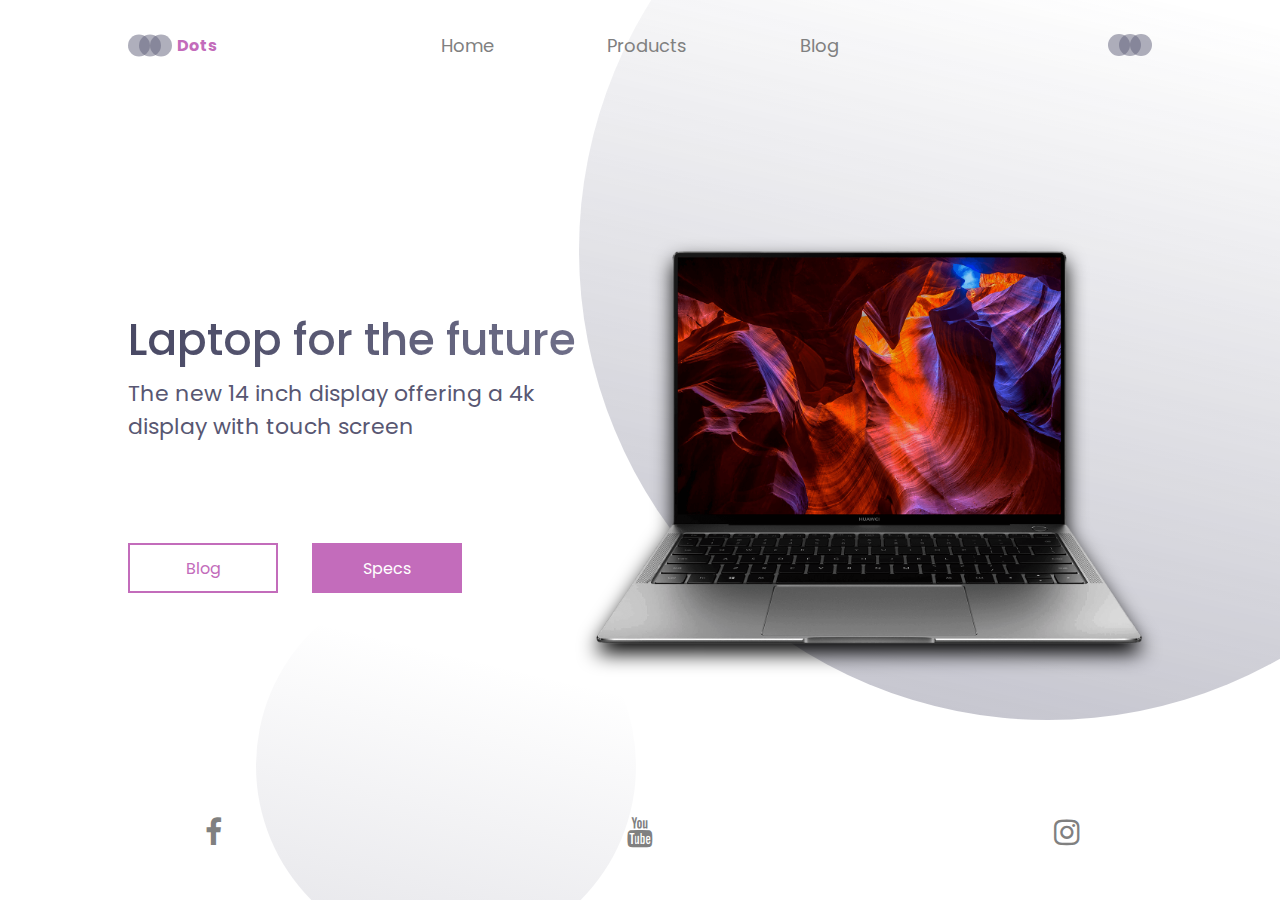
<file: index.html>
<!DOCTYPE html>
<html lang="en">
<head>
    <meta charset="UTF-8">
    <meta name="viewport" content="width=device-width, initial-scale=1.0">
    <meta http-equiv="X-UA-Compatible" content="ie=edge">
    <link rel="stylesheet" href="main.css">
    <link
			href="https://fonts.googleapis.com/css?family=Poppins:400,500&display=swap"
			rel="stylesheet"
        />
    <link rel="stylesheet" href="https://cdnjs.cloudflare.com/ajax/libs/font-awesome/4.7.0/css/font-awesome.min.css">
    <title>Project1</title>
</head>
<body>

<header>
    <div class="logo-container">
        <img src="img/logo.svg" alt="logo">
        <h4 class="logo" >Dots</h4>
    </div>
    <nav>
        <ul class="nav-links">
            <li > <a class="nav-link"href="index.html">Home</a> </li>
            <li > <a class="nav-link"href="products.html">Products</a> </li>
            <li > <a class="nav-link"href="blog.html">Blog</a> </li>
        </ul>
    </nav>
    <div class="logo-right">
        <img src="img/logo.svg" alt="">
    </div>
</header> 


<main>
<section class="presentation">
    <div class="introduction">
        <div class="intro-text">
            <h1>Laptop for the future</h1>
            <p>The new 14 inch display offering a 4k display with touch screen</p>
        </div>
        <div class="cta">
            <button class="cta-select"> <a href="blog.html">Blog</a></button>
            <button class="cta-add"> <a href="products.html">Specs</a></button>
        </div>
    </div>
    <div class="cover">
        <img src="/img/matebook.png" alt="matebook">
    </div>
</section>

<img class="big-circle" src="./img/big-eclipse.svg" alt="">
<img class="small-circle" src="./img/small-eclipse.svg" alt="">

</main>

<footer>
        <ul class="footer-links">
            <li > <a href="https://www.facebook.com/" class="fa fa-facebook"></a> </li>
            <li > <a href="https://www.youtube.com/" class="fa fa-youtube"></a> </li>
            <li > <a href="https://www.instagram.com/?hl=hr" class="fa fa-instagram"></a> </li>
        </ul>  
</footer>
   
</body>
</html>
</file>
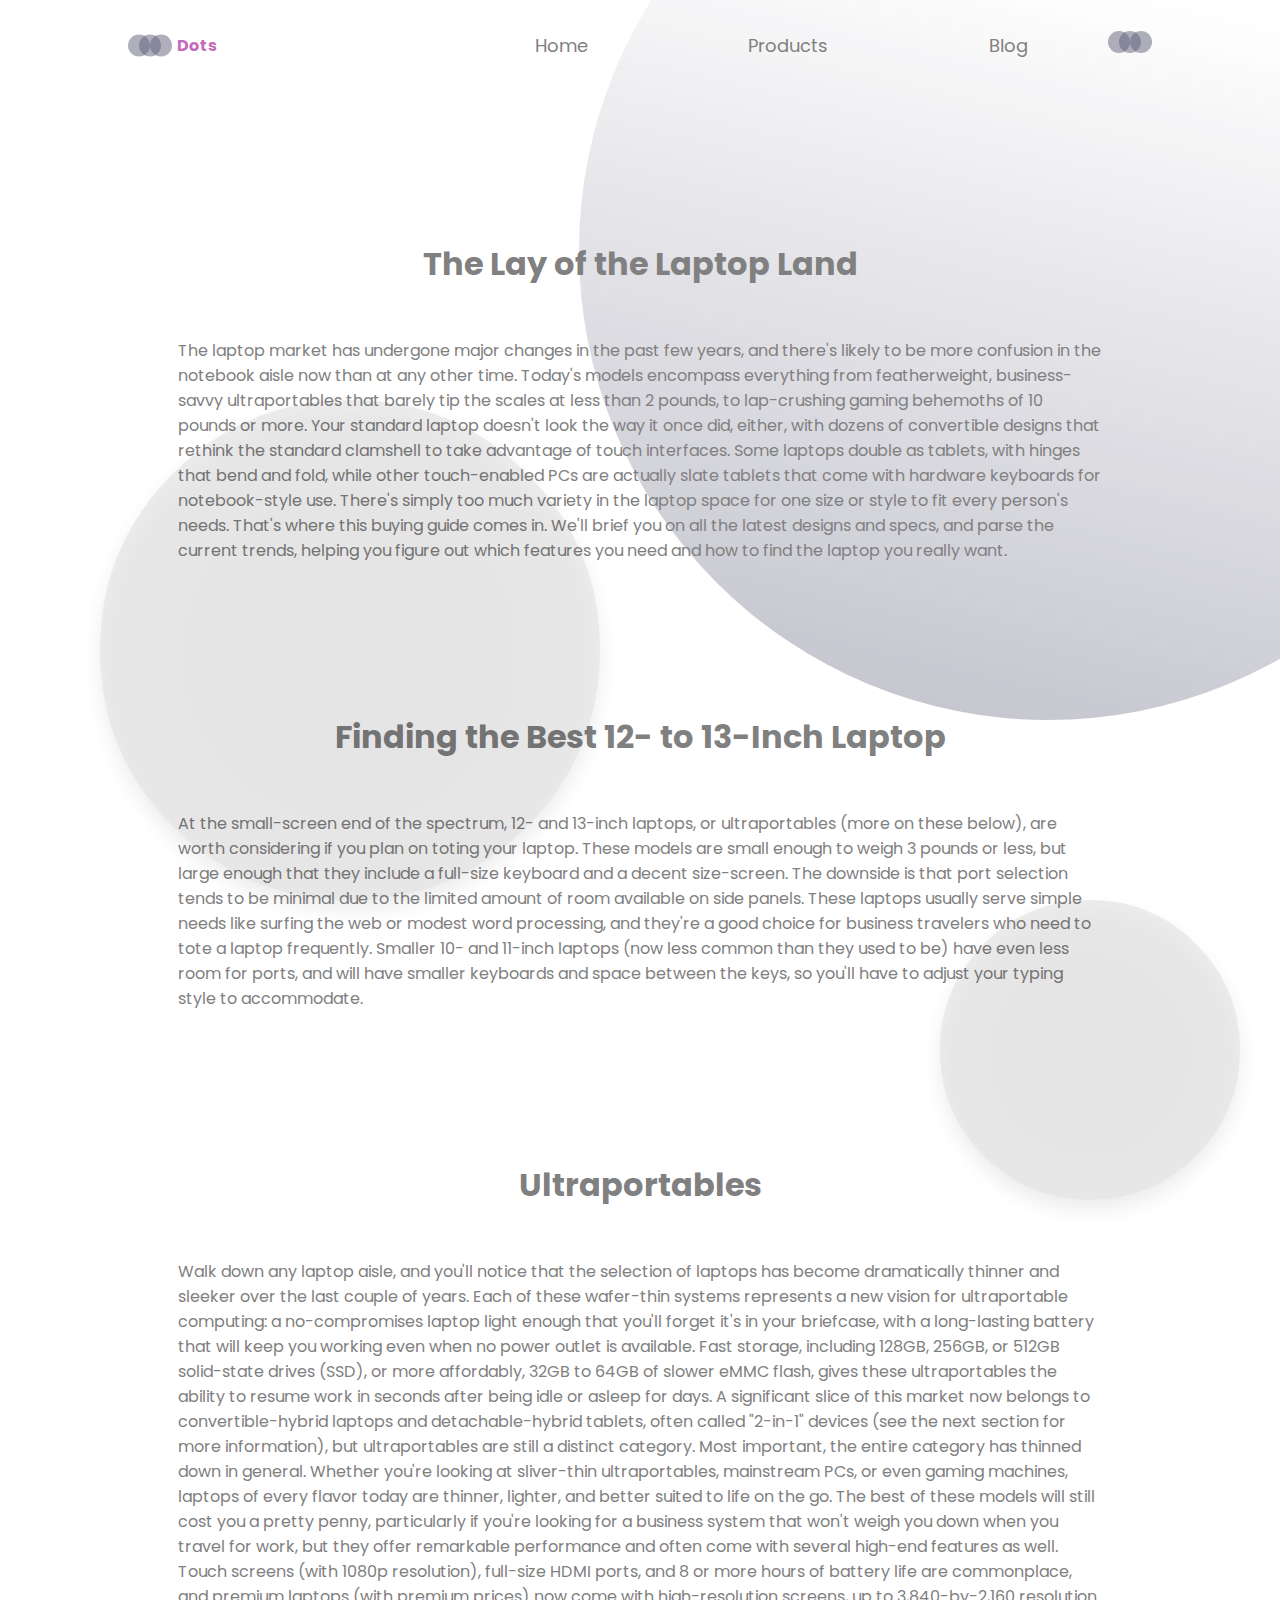
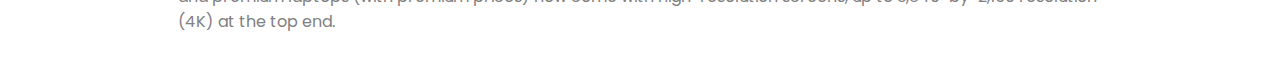
<file: about.html>
<!DOCTYPE html>
<html lang="en">
<head>
    <meta charset="UTF-8">
    <meta name="viewport" content="width=device-width, initial-scale=1.0">
    <meta http-equiv="X-UA-Compatible" content="ie=edge">
    <link rel="stylesheet" href="main.css">
    <link
			href="https://fonts.googleapis.com/css?family=Poppins:400,500&display=swap"
			rel="stylesheet"
		/>
    <title>Project1</title>
</head>
<body>

<header>
    <div class="logo-container">
        <img src="img/logo.svg" alt="logo">
        <h4 class="logo" >Dots</h4>
    </div>
    <nav>
        <ul class="nav-links">
            <li > <a class="nav-link"href="index.html">Home</a> </li>
            <li > <a class="nav-link"href="products.html">Products</a> </li>
            <li > <a class="nav-link"href="about.html">Blog</a> </li>
        </ul>
    </nav>
    <div class="cart">
        <img src="img/logo.svg" alt="">
    </div>
</header> 


<main>
<div class="blog">
    <div class="blog-one">
        <h1>The Lay of the Laptop Land</h1>
        <p>The laptop market has undergone major changes in the past few years, and there's likely to be more confusion in the notebook aisle now than at any other time. Today's models encompass everything from featherweight, business-savvy ultraportables that barely tip the scales at less than 2 pounds, to lap-crushing gaming behemoths of 10 pounds or more.

                Your standard laptop doesn't look the way it once did, either, with dozens of convertible designs that rethink the standard clamshell to take advantage of touch interfaces. Some laptops double as tablets, with hinges that bend and fold, while other touch-enabled PCs are actually slate tablets that come with hardware keyboards for notebook-style use. There's simply too much variety in the laptop space for one size or style to fit every person's needs.
                
                That's where this buying guide comes in. We'll brief you on all the latest designs and specs, and parse the current trends, helping you figure out which features you need and how to find the laptop you really want.</p>
    </div>
    <div class="blog-one">
        <h1>Finding the Best 12- to 13-Inch Laptop</h1>
        <p>At the small-screen end of the spectrum, 12- and 13-inch laptops, or ultraportables (more on these below), are worth considering if you plan on toting your laptop. These models are small enough to weigh 3 pounds or less, but large enough that they include a full-size keyboard and a decent size-screen. The downside is that port selection tends to be minimal due to the limited amount of room available on side panels. These laptops usually serve simple needs like surfing the web or modest word processing, and they're a good choice for business travelers who need to tote a laptop frequently. Smaller 10- and 11-inch laptops (now less common than they used to be) have even less room for ports, and will have smaller keyboards and space between the keys, so you'll have to adjust your typing style to accommodate.</p>
    </div>
    <div class="blog-one">
            <h1>Ultraportables</h1>
            <p>Walk down any laptop aisle, and you'll notice that the selection of laptops has become dramatically thinner and sleeker over the last couple of years. Each of these wafer-thin systems represents a new vision for ultraportable computing: a no-compromises laptop light enough that you'll forget it's in your briefcase, with a long-lasting battery that will keep you working even when no power outlet is available. Fast storage, including 128GB, 256GB, or 512GB solid-state drives (SSD), or more affordably, 32GB to 64GB of slower eMMC flash, gives these ultraportables the ability to resume work in seconds after being idle or asleep for days. A significant slice of this market now belongs to convertible-hybrid laptops and detachable-hybrid tablets, often called "2-in-1" devices (see the next section for more information), but ultraportables are still a distinct category.

                    Most important, the entire category has thinned down in general. Whether you're looking at sliver-thin ultraportables, mainstream PCs, or even gaming machines, laptops of every flavor today are thinner, lighter, and better suited to life on the go. The best of these models will still cost you a pretty penny, particularly if you're looking for a business system that won't weigh you down when you travel for work, but they offer remarkable performance and often come with several high-end features as well. Touch screens (with 1080p resolution), full-size HDMI ports, and 8 or more hours of battery life are commonplace, and premium laptops (with premium prices) now come with high-resolution screens, up to 3,840-by-2,160 resolution (4K) at the top end.</p>
        </div>
    
  
</div>


       
</main>


 <img class="big-circle" src="./img/big-eclipse.svg" alt="">
 <img class="black-circle" src="/img/black-circle.svg" alt="">
 <img class="black-circle-one" src="/img/black-circle.svg" alt="">

   
</body>
</html>
</file>
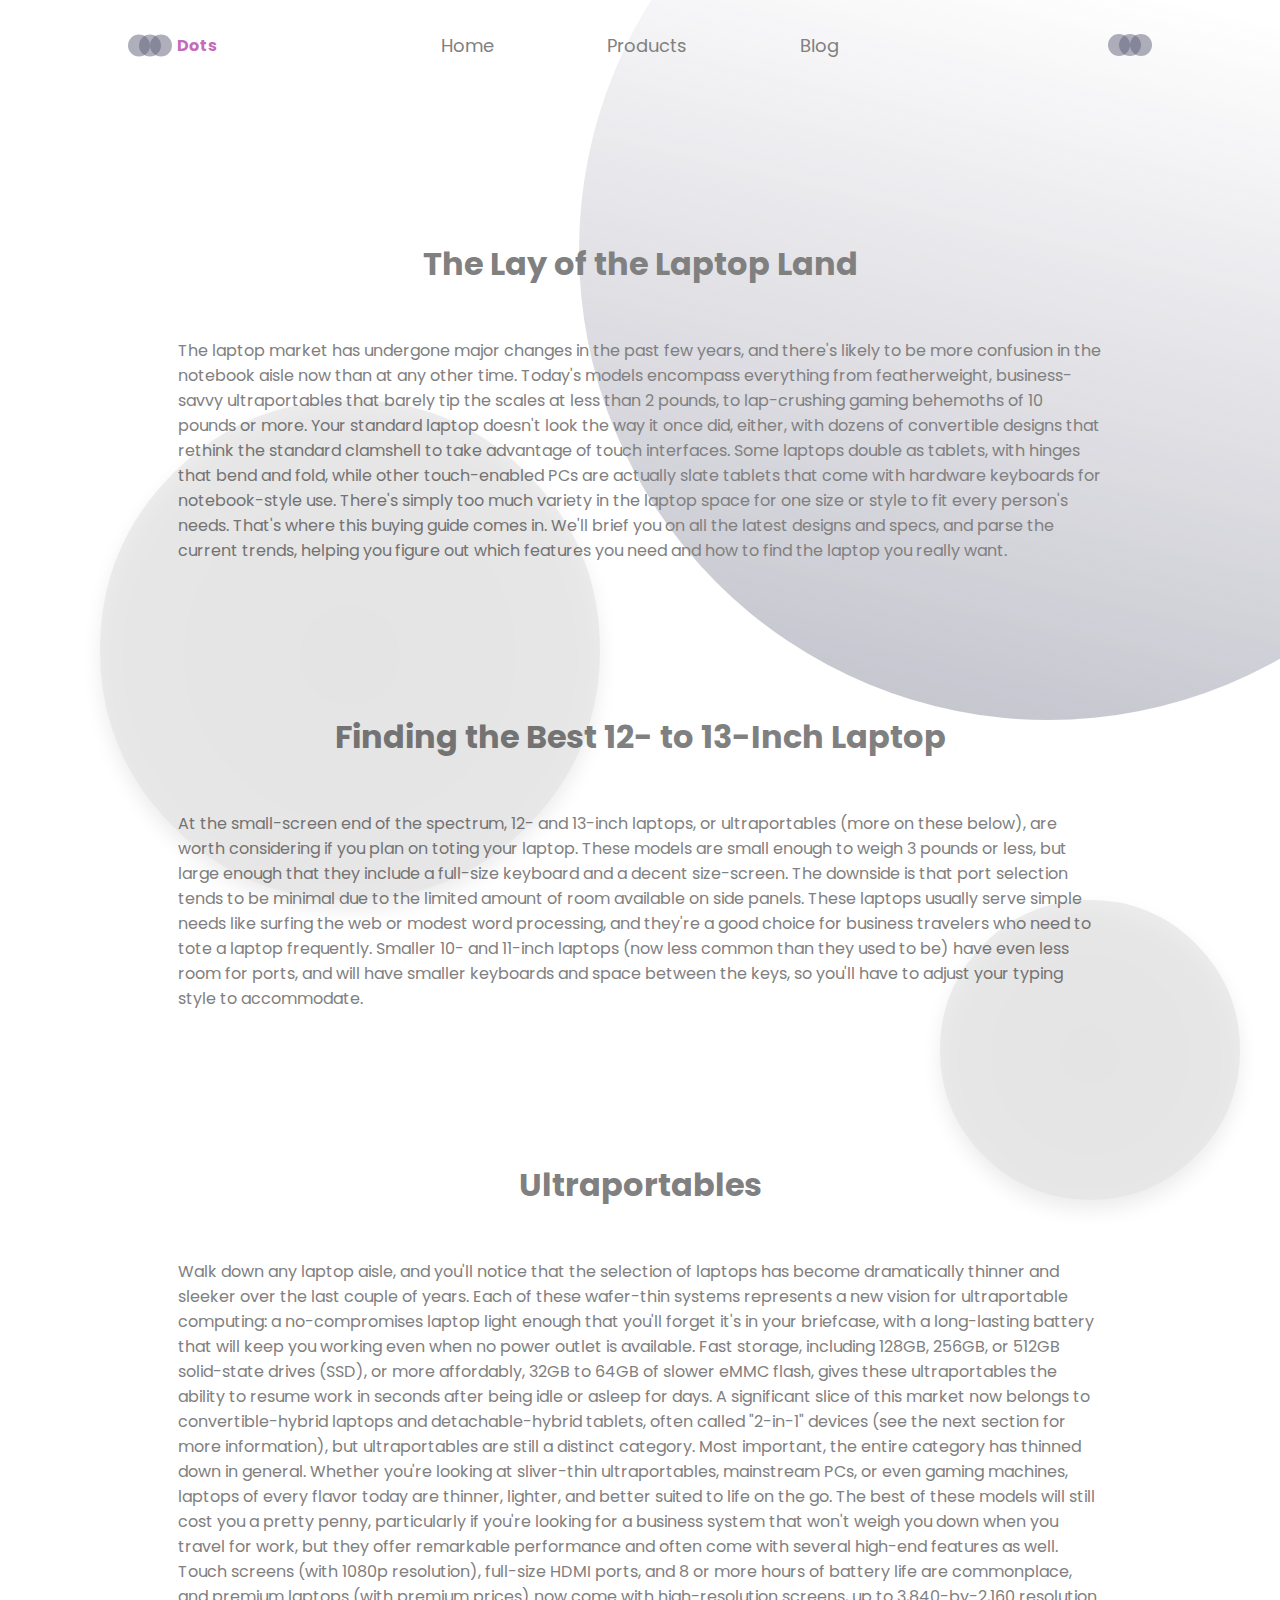
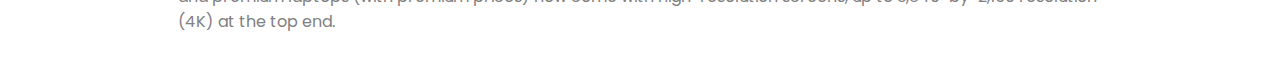
<file: blog.html>
<!DOCTYPE html>
<html lang="en">
<head>
    <meta charset="UTF-8">
    <meta name="viewport" content="width=device-width, initial-scale=1.0">
    <meta http-equiv="X-UA-Compatible" content="ie=edge">
    <link rel="stylesheet" href="main.css">
    <link
			href="https://fonts.googleapis.com/css?family=Poppins:400,500&display=swap"
			rel="stylesheet"
		/>
    <title>Project1</title>
</head>
<body>

<header>
    <div class="logo-container">
        <img src="img/logo.svg" alt="logo">
        <h4 class="logo" >Dots</h4>
    </div>
    <nav>
        <ul class="nav-links">
            <li > <a class="nav-link"href="index.html">Home</a> </li>
            <li > <a class="nav-link"href="products.html">Products</a> </li>
            <li > <a class="nav-link"href="blog.html">Blog</a> </li>
        </ul>
    </nav>
    <div class="logo-right">
        <img src="img/logo.svg" alt="">
    </div>
</header> 


<main>
<div class="blog">
    <div class="blog-one">
        <h1>The Lay of the Laptop Land</h1>
        <p>The laptop market has undergone major changes in the past few years, and there's likely to be more confusion in the notebook aisle now than at any other time. Today's models encompass everything from featherweight, business-savvy ultraportables that barely tip the scales at less than 2 pounds, to lap-crushing gaming behemoths of 10 pounds or more.

                Your standard laptop doesn't look the way it once did, either, with dozens of convertible designs that rethink the standard clamshell to take advantage of touch interfaces. Some laptops double as tablets, with hinges that bend and fold, while other touch-enabled PCs are actually slate tablets that come with hardware keyboards for notebook-style use. There's simply too much variety in the laptop space for one size or style to fit every person's needs.
                
                That's where this buying guide comes in. We'll brief you on all the latest designs and specs, and parse the current trends, helping you figure out which features you need and how to find the laptop you really want.</p>
    </div>
    <div class="blog-one">
        <h1>Finding the Best 12- to 13-Inch Laptop</h1>
        <p>At the small-screen end of the spectrum, 12- and 13-inch laptops, or ultraportables (more on these below), are worth considering if you plan on toting your laptop. These models are small enough to weigh 3 pounds or less, but large enough that they include a full-size keyboard and a decent size-screen. The downside is that port selection tends to be minimal due to the limited amount of room available on side panels. These laptops usually serve simple needs like surfing the web or modest word processing, and they're a good choice for business travelers who need to tote a laptop frequently. Smaller 10- and 11-inch laptops (now less common than they used to be) have even less room for ports, and will have smaller keyboards and space between the keys, so you'll have to adjust your typing style to accommodate.</p>
    </div>
    <div class="blog-one">
            <h1>Ultraportables</h1>
            <p>Walk down any laptop aisle, and you'll notice that the selection of laptops has become dramatically thinner and sleeker over the last couple of years. Each of these wafer-thin systems represents a new vision for ultraportable computing: a no-compromises laptop light enough that you'll forget it's in your briefcase, with a long-lasting battery that will keep you working even when no power outlet is available. Fast storage, including 128GB, 256GB, or 512GB solid-state drives (SSD), or more affordably, 32GB to 64GB of slower eMMC flash, gives these ultraportables the ability to resume work in seconds after being idle or asleep for days. A significant slice of this market now belongs to convertible-hybrid laptops and detachable-hybrid tablets, often called "2-in-1" devices (see the next section for more information), but ultraportables are still a distinct category.

                    Most important, the entire category has thinned down in general. Whether you're looking at sliver-thin ultraportables, mainstream PCs, or even gaming machines, laptops of every flavor today are thinner, lighter, and better suited to life on the go. The best of these models will still cost you a pretty penny, particularly if you're looking for a business system that won't weigh you down when you travel for work, but they offer remarkable performance and often come with several high-end features as well. Touch screens (with 1080p resolution), full-size HDMI ports, and 8 or more hours of battery life are commonplace, and premium laptops (with premium prices) now come with high-resolution screens, up to 3,840-by-2,160 resolution (4K) at the top end.</p>
        </div>
</div>    
<footer>
    <ul class="footer-links">
        <li > <a href="https://www.facebook.com/" class="fa fa-facebook"></a> </li>
        <li > <a href="https://www.youtube.com/" class="fa fa-youtube"></a> </li>
        <li > <a href="https://www.instagram.com/?hl=hr" class="fa fa-instagram"></a> </li>
    </ul>  
</footer>  
</main>


 <img class="big-circle" src="./img/big-eclipse.svg" alt="">
 <img class="black-circle" src="/img/black-circle.svg" alt="">
 <img class="black-circle-one" src="/img/black-circle.svg" alt="">

   
</body>
</html>
</file>
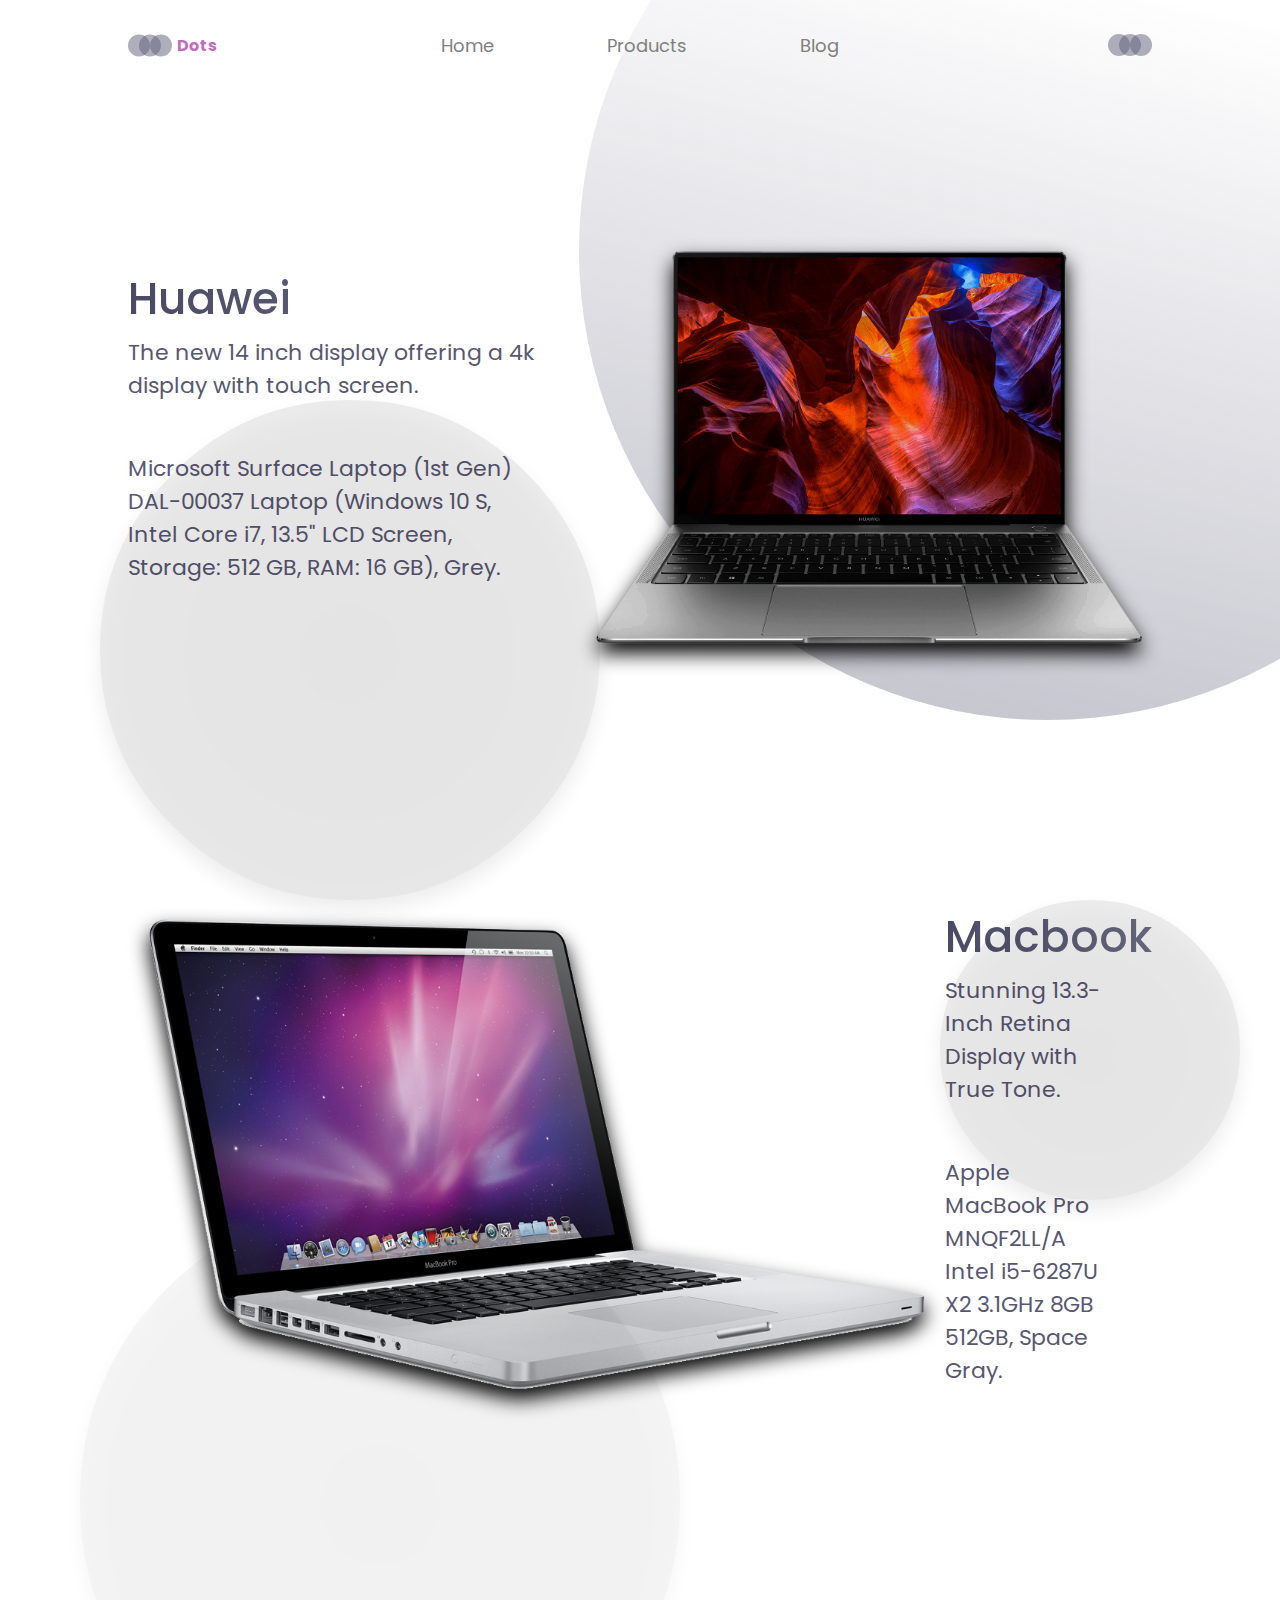
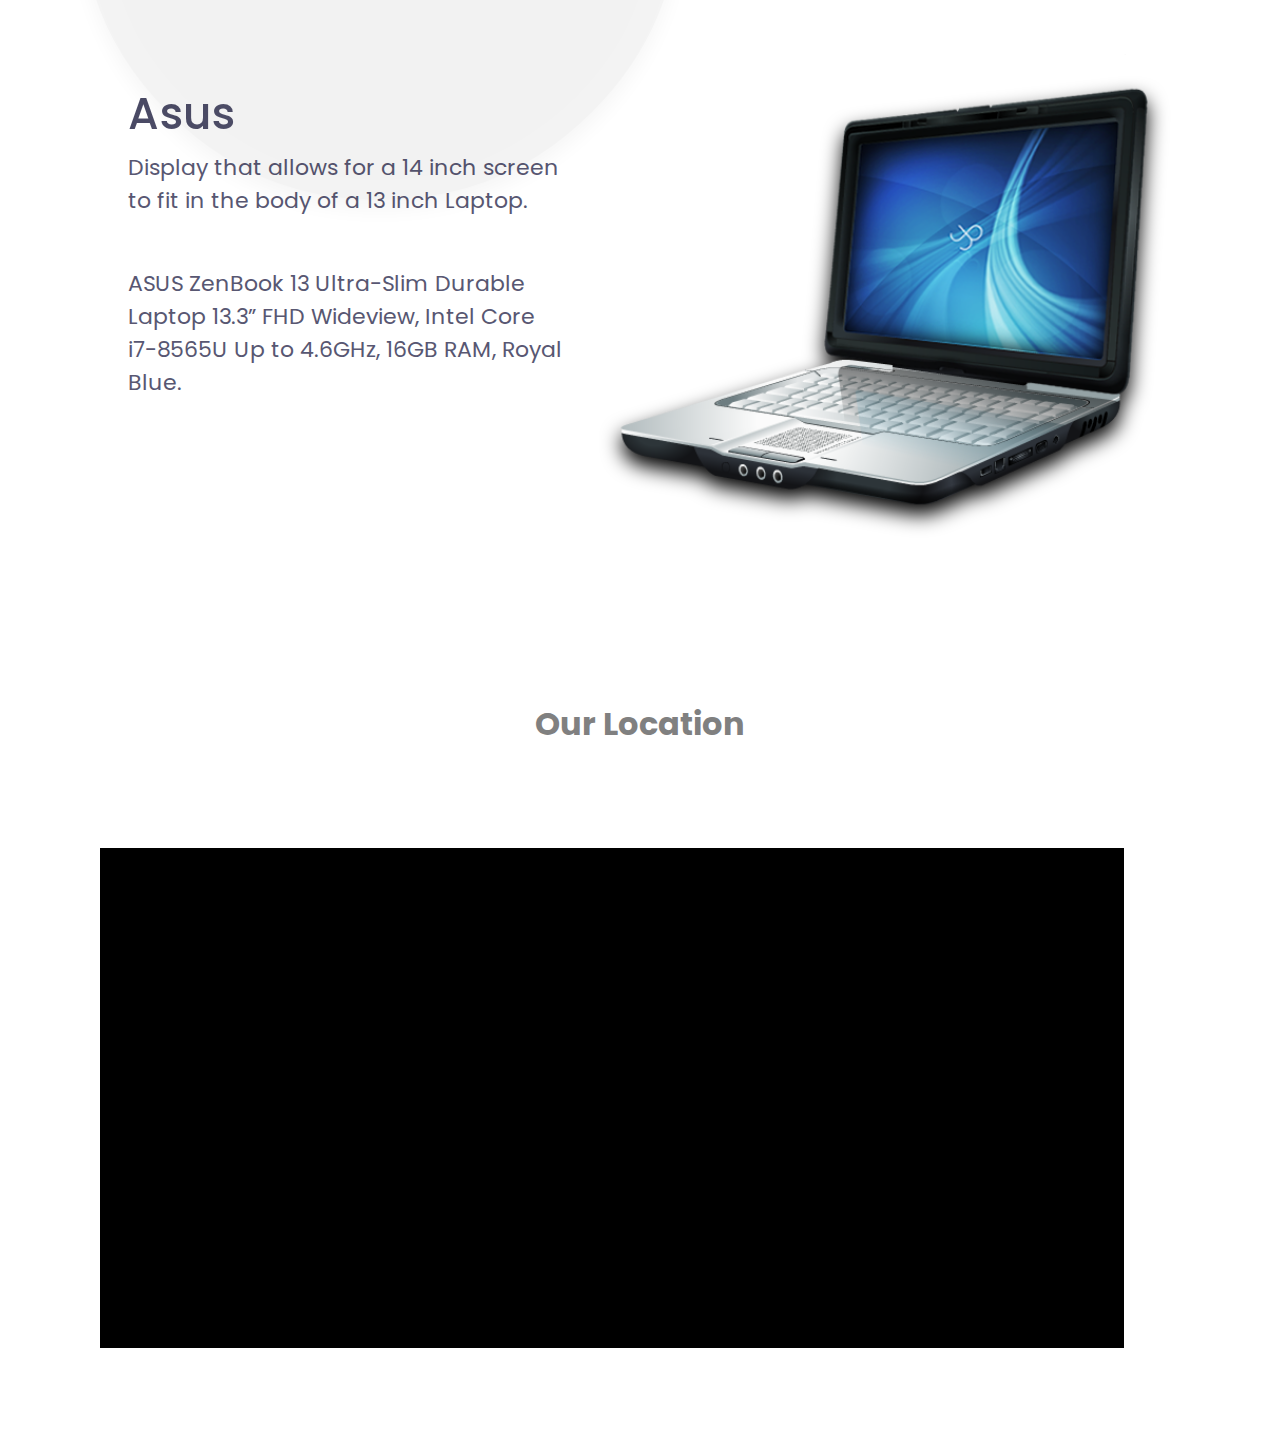
<file: products.html>
<!DOCTYPE html>
<html lang="en">
<head>
    <meta charset="UTF-8">
    <meta name="viewport" content="width=device-width, initial-scale=1.0">
    <meta http-equiv="X-UA-Compatible" content="ie=edge">
    <link rel="stylesheet" href="main.css">
    <link
			href="https://fonts.googleapis.com/css?family=Poppins:400,500&display=swap"
			rel="stylesheet"
		/>
    <title>Project1</title>
</head>
<body>

<header>
    <div class="logo-container">
        <img src="img/logo.svg" alt="logo">
        <h4 class="logo" >Dots</h4>
    </div>
    <nav>
        <ul class="nav-links">
            <li > <a class="nav-link"href="index.html">Home</a> </li>
            <li > <a class="nav-link"href="products.html">Products</a> </li>
            <li > <a class="nav-link"href="blog.html">Blog</a> </li>
        </ul>
    </nav>
    <div class="logo-right">
        <img src="img/logo.svg" alt="">
    </div>
</header> 


<main>
        <section class="presentation">
                <div class="introduction">
                    <div class="intro-text">
                        <h1>Huawei</h1>
                        <p>The new 14 inch display offering a 4k display with touch screen.</p>
                        <p>Microsoft Surface Laptop (1st Gen) DAL-00037 Laptop (Windows 10 S, Intel Core i7, 13.5" LCD Screen, Storage: 512 GB, RAM: 16 GB), Grey.</p>
                    </div>
                </div>
                <div class="cover">
                    <img src="/img/matebook.png" alt="matebook">
                </div>
            </section>
            <section class="presentation-one">
                    <div class="introduction-one">
                        <div class="intro-text">
                            <h1>Macbook</h1>
                            <p>Stunning 13.3-Inch Retina Display with True Tone.</p>
                            <p>Apple MacBook Pro MNQF2LL/A Intel i5-6287U X2 3.1GHz 8GB 512GB, Space Gray.</p>
                        </div>
                    </div>
                    <div class="cover">
                        <img src="/img/macbook.png" alt="macbook">
                    </div>
                </section>
                <section class="presentation">
                        <div class="introduction">
                            <div class="intro-text">
                                <h1>Asus</h1>
                                <p>Display that allows for a 14 inch screen to fit in the body of a 13 inch Laptop.</p>
                                <p>ASUS ZenBook 13 Ultra-Slim Durable Laptop 13.3” FHD Wideview, Intel Core i7-8565U Up to 4.6GHz, 16GB RAM, Royal Blue.</p>
                                <p></p>
                            </div>
                        </div>
                        <div class="cover">
                            <img src="/img/asus.png" alt="asus" >
                        </div>
                    </section>
</main>

<img class="big-circle" src="./img/big-eclipse.svg" alt="">
<img class="black-circle" src="/img/black-circle.svg" alt="">
<img class="black-circle-one" src="/img/black-circle.svg" alt="">
<img class="black-circle-two" src="/img/black-circle.svg" alt="">
  
<h1 class="location-text">Our Location</h1>
<div id="map">
        <iframe src="https://www.google.com/maps/embed?pb=!1m18!1m12!1m3!1d2860.2239686115263!2d17.921212415385597!3d44.202453379106245!2m3!1f0!2f0!3f0!3m2!1i1024!2i768!4f13.1!3m3!1m2!1s0x475ee2309bfe6b8b%3A0xae6c371e81ac545c!2sCrkvice%2C%20Zenica%2072000!5e0!3m2!1sbs!2sba!4v1570009126817!5m2!1sbs!2sba" width="1300px" height="500px" frameborder="0" style="border:0; margin:auto;" allowfullscreen=""></iframe>
</div>


</body>
</html>
</file>
<file: main.css>
*{
    margin: 0px;
    padding: 0px;
    box-sizing: border-box;
}


body {
    font-family: 'Poppins', sans-serif;
}
button {
    font-family: 'Poppins', sans-serif;
}

header {
    display: flex;
    width: 80%;
    margin: auto;
    height: 10vh;
    align-items: center;
}

.logo-container, .nav-links, .logo-right {
    display:flex;
}

.logo {
    font-weight: 700;
    margin:5px;
    color: #c36cbb;
}

.logo-container {
    flex:1;
}

nav {
    flex: 2;
}

.nav-links{
    justify-content: space-around;
    list-style: none;
}

.nav-link {
    color:grey;
    font-size: 18px;
    text-decoration: none;
}
.nav-link:hover {
    opacity: 0.7;
  }
.logo-right {
    flex:1;
    justify-content: flex-end;
}

.presentation {
    display: flex;
    width: 80%;
    margin:auto;
    align-items: center;
    min-height: 80vh;
}
.presentation-one {
    display: flex;
    width: 80%;
    margin:auto;
    align-items: center;
    min-height: 80vh;
    flex-direction: row-reverse;
    
}
.introduction {
    flex: 1;
    
}

.intro-text h1 {
    font-size: 44px;
    font-weight: 500;
    background: linear-gradient(to right, #494964, #6f6f89);
    -webkit-background-clip: text;
    -webkit-text-fill-color: transparent;
 
}

.intro-text p {
    margin-top:5px;
    font-size: 22px;
    color: #585772;
     margin-left: 0;
}


.cta {
    padding: 50px 0 0 0;
}

.cta-select {
    border: 2px solid #c36cbb;
    background: transparent;
    color: #c36cbb;
    width: 150px;
    height: 50px;
    cursor: pointer;
    font-size: 16px;
}

.cta-add a {
   text-decoration: none;
   color: white;
}
.cta-select a {
    text-decoration: none;
    color: #c36cbb;
}
.cta-add {
    background: #c36cbb;
    width: 150px;
    height: 50px;
    cursor: pointer;
    font-size: 16px;
    border: none;
    color: white;
    margin-left: 30px;
}
.cover {
    flex: 1;
}

.cover img {
    height: 60vh;
    filter: drop-shadow(0px 10px 10px black);
    animation: drop 1.5s ease;
}

.big-circle {
    position: absolute;
    top: 0px;
    right: 0px;
    z-index: -1;
    opacity: 0.7;
    height: 80%;
}


.small-circle {
    position: absolute;
    bottom: 0%;
    left: 20%;
    z-index: -1;
  
}

.black-circle {
    position: absolute;
    height: 500px;
    width:500px;
    opacity: 0.1;
    filter: drop-shadow(0px 10px 10px black);
    top: 400px;
    left: 100px;
}

.black-circle-one {
    position: absolute;
    height: 300px;
    width: 300px;
    opacity: 0.1;
    filter: drop-shadow(0px 10px 10px black);
    top: 900px;
    right: 40px;
}

.black-circle-two {
    position: absolute;
    height: 600px;
    width: 600px;
    opacity: 0.05;
    filter: drop-shadow(0px 10px 10px black);
    top: 1200px;
    right: 600px;
}

.blog {
    width: 80%;
    display: flex;
    margin: auto;
    margin-top: 50px;
   flex-direction: column;
}

.blog-one {
    margin-top: 50px;

}
.blog-one h1,p {
    display: flex;
    margin: 50px;
    justify-content: center;
    color: grey;
}

#map {
    height: 500px;
    width: 80%;
    margin: auto;
    background: black;
    margin: 100px;

}

.location-text {
    display:flex;
    justify-content: space-around;
    margin-top: 50px;
    color: grey;
}


.footer-links  {
        display: flex;
        justify-content: space-around;
        list-style: none;
        color:grey;
       font-size: 30px;
}

.fa {
    width: 150px;
    text-align: center;
    text-decoration: none;
  }
  
  .fa:hover {
    opacity: 0.7;
  }
  
  .fa-facebook {
    color: grey;
  }
  .fa-youtube {
      color: grey;
  }
  .fa-instagram {
      color:grey;
  }


@keyframes drop {
    0% {
        opacity: 0;
        transform: translateY(-80px);
    }
    100% {
        opacity: 1;
        transform: translateY(0px);
    }
}

@media screen and (max-width: 1024px) {
    .presentation, .presentation-one {
        flex-direction: column;
    }
    .introduction,  {
        margin-top: 5vh;
        text-align: center;
    }
    .logo {
        display: none;
    }
    .logo-right {
        display: none;
    }
    .logo-container{
        display:none;
    }
    .intro-text h1 {
        font-size: 5vh;
    }
    .cta {
        padding:10px 0 0 0 ;
    }
    .laptop-select {
        bottom: 5%;
        right:50%;
        width: 50%;
        transform: translate(50%, 5%);
    }
    .small-circle, .big-circle {
        opacity: 0.4;
    }
    #map, .location-text {
     display: none;
    }
    }
</file>
